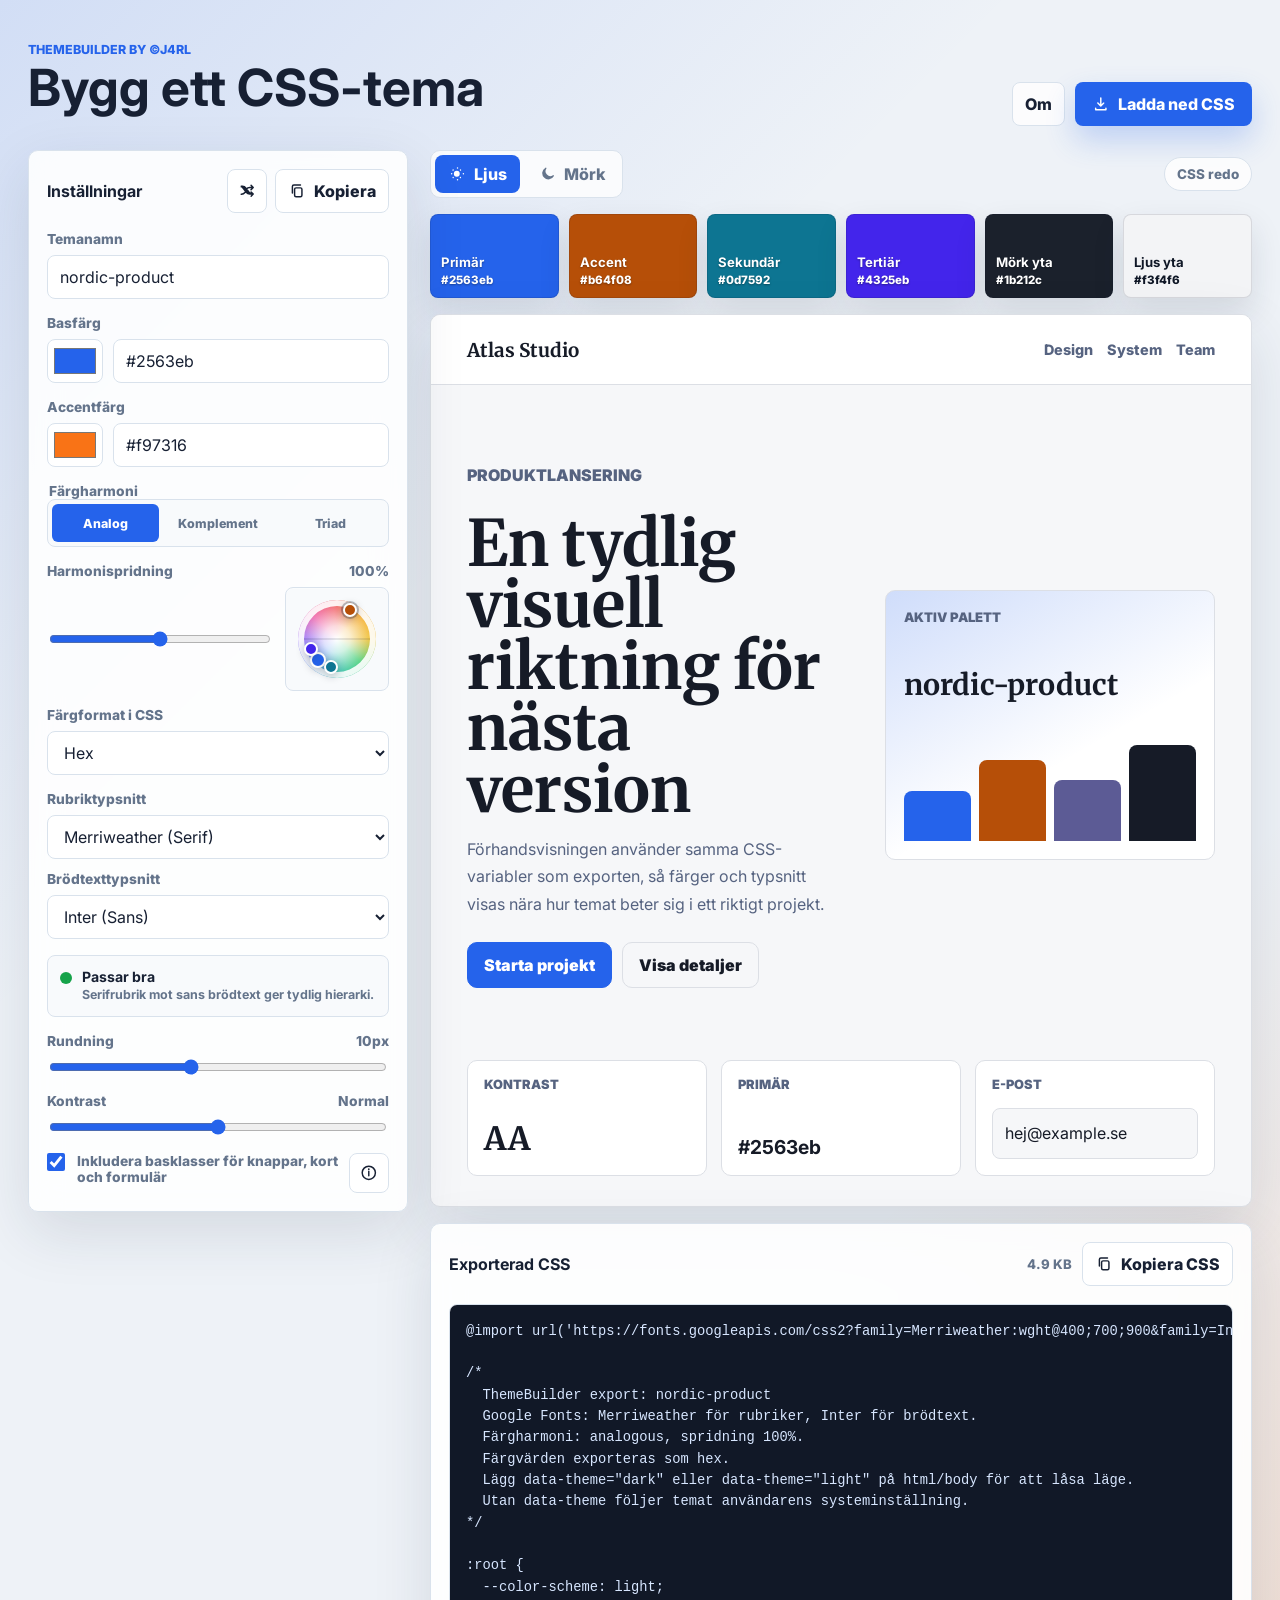
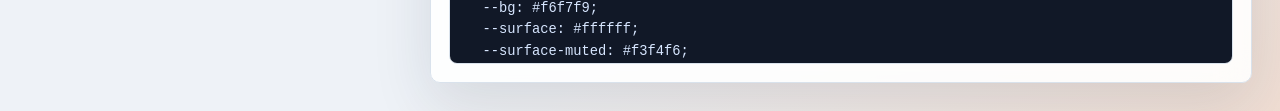
<file: index.html>
<!doctype html>
<html lang="sv">

<head>
  <meta charset="utf-8">
  <meta name="viewport" content="width=device-width, initial-scale=1">
  <title>ThemeBuilder</title>
  <link rel="preconnect" href="https://fonts.googleapis.com">
  <link rel="preconnect" href="https://fonts.gstatic.com" crossorigin>
  <link id="googleFontsLink"
    href="https://fonts.googleapis.com/css2?family=Inter:wght@400;600;700;800;900&family=Merriweather:wght@700;900&display=swap"
    rel="stylesheet">
  <link rel="stylesheet" href="styles.css">
  <script src="https://ld.j4rl.se/ld-theme-toggle.js" defer></script>
</head>

<body>
  <main class="app-shell">
    <section class="workspace" aria-label="Temabyggare">
      <header class="topbar">
        <div>
          <p class="eyebrow">ThemeBuilder by &copy;j4rl</p>
          <h1>Bygg ett CSS-tema</h1>
        </div>
        <div class="actions">
          <ld-theme-toggle class="app-theme-toggle" aria-label="Appens färgläge"></ld-theme-toggle>
          <a class="ghost-button" href="about.html">Om</a>
          <button class="primary-button" type="button" id="downloadCss">
            <svg aria-hidden="true" viewBox="0 0 24 24">
              <path
                d="M12 3a1 1 0 0 1 1 1v8.6l2.3-2.3a1 1 0 0 1 1.4 1.4l-4 4a1 1 0 0 1-1.4 0l-4-4a1 1 0 1 1 1.4-1.4l2.3 2.3V4a1 1 0 0 1 1-1ZM5 17a1 1 0 0 1 1 1v1h12v-1a1 1 0 1 1 2 0v2a1 1 0 0 1-1 1H5a1 1 0 0 1-1-1v-2a1 1 0 0 1 1-1Z" />
            </svg>
            Ladda ned CSS
          </button>
        </div>
      </header>

      <div class="builder-grid">
        <aside class="panel controls-panel" aria-label="Inställningar">
          <div class="panel-heading">
            <h2>Inställningar</h2>
            <div class="settings-actions">
              <button class="icon-button small-icon-button" type="button" id="randomizeTheme" aria-label="Slumpa tema"
                title="Slumpa tema">
                <svg aria-hidden="true" viewBox="0 0 24 24">
                  <path
                    d="M15.8 3.9a1 1 0 0 1 1.4 0l2.9 2.9a1 1 0 0 1 0 1.4l-2.9 2.9a1 1 0 1 1-1.4-1.4L17 8.5h-2.3a5 5 0 0 0-4 2l-.9 1.2-1.3-1.5.6-.8a7 7 0 0 1 5.6-2.9H17l-1.2-1.2a1 1 0 0 1 0-1.4Zm-7.6 8.7 1.3 1.5-.6.8a7 7 0 0 1-5.6 2.9H3a1 1 0 1 1 0-2h.3a5 5 0 0 0 4-2l.9-1.2Zm7.6.3a1 1 0 0 1 1.4 0l2.9 2.9a1 1 0 0 1 0 1.4l-2.9 2.9a1 1 0 0 1-1.4-1.4l1.2-1.2h-2.3a7 7 0 0 1-5.6-2.9l-4.4-5.8a5 5 0 0 0-4-2H3a1 1 0 0 1 0-2h1.7a7 7 0 0 1 5.6 2.9l4.4 5.8a5 5 0 0 0 4 2H17l-1.2-1.2a1 1 0 0 1 0-1.4Z" />
                </svg>
              </button>
              <button class="ghost-button" type="button" id="copyCss">
                <svg aria-hidden="true" viewBox="0 0 24 24">
                  <path
                    d="M8 3a3 3 0 0 0-3 3v9a1 1 0 1 0 2 0V6a1 1 0 0 1 1-1h9a1 1 0 1 0 0-2H8Zm3 4a3 3 0 0 0-3 3v8a3 3 0 0 0 3 3h6a3 3 0 0 0 3-3v-8a3 3 0 0 0-3-3h-6Zm-1 3a1 1 0 0 1 1-1h6a1 1 0 0 1 1 1v8a1 1 0 0 1-1 1h-6a1 1 0 0 1-1-1v-8Z" />
                </svg>
                Kopiera
              </button>
            </div>
          </div>

          <form id="themeForm" class="theme-form">
            <label class="field">
              <span>Temanamn</span>
              <input type="text" id="themeName" value="nordic-product" autocomplete="off">
            </label>

            <div class="field color-field">
              <label for="baseColor">Basfärg</label>
              <div class="color-control">
                <input type="color" id="baseColor" value="#2563eb">
                <input type="text" id="baseColorText" value="#2563eb" maxlength="7" spellcheck="false">
              </div>
            </div>

            <div class="field color-field">
              <label for="accentColor">Accentfärg</label>
              <div class="color-control">
                <input type="color" id="accentColor" value="#f97316">
                <input type="text" id="accentColorText" value="#f97316" maxlength="7" spellcheck="false">
              </div>
            </div>

            <fieldset class="field">
              <legend>Färgharmoni</legend>
              <div class="segmented">
                <label>
                  <input type="radio" name="harmony" value="analogous" checked>
                  <span>Analog</span>
                </label>
                <label>
                  <input type="radio" name="harmony" value="complementary">
                  <span>Komplement</span>
                </label>
                <label>
                  <input type="radio" name="harmony" value="triadic">
                  <span>Triad</span>
                </label>
              </div>
            </fieldset>

            <div class="field harmony-field">
              <div class="inline-label">
                <label for="harmonySpread">Harmonispridning</label>
                <output id="harmonySpreadValue" for="harmonySpread">100%</output>
              </div>
              <div class="harmony-control">
                <input type="range" id="harmonySpread" min="50" max="150" value="100">
                <div class="harmony-wheel" id="harmonyWheel" aria-label="Färgernas position på färgcirkeln">
                  <span class="harmony-axis" aria-hidden="true"></span>
                  <span class="harmony-marker primary" id="harmonyMarkerPrimary"></span>
                  <span class="harmony-marker secondary" id="harmonyMarkerSecondary"></span>
                  <span class="harmony-marker tertiary" id="harmonyMarkerTertiary"></span>
                  <span class="harmony-marker accent" id="harmonyMarkerAccent"></span>
                </div>
              </div>
            </div>

            <label class="field">
              <span>Färgformat i CSS</span>
              <select id="colorFormat">
                <option value="hex">Hex</option>
                <option value="rgb">RGB</option>
                <option value="hsl">HSL</option>
                <option value="oklch">OKLCH</option>
                <option value="display-p3" disabled>Display P3</option>
                <option value="all">Alla format</option>
              </select>
            </label>

            <div class="font-grid">
              <label class="field">
                <span>Rubriktypsnitt</span>
                <select id="headingFont"></select>
              </label>

              <label class="field">
                <span>Brödtexttypsnitt</span>
                <select id="bodyFont"></select>
              </label>
            </div>

            <div class="font-match" id="fontMatch" aria-live="polite">
              <span class="match-dot"></span>
              <div>
                <strong>Passar bra</strong>
                <small>Rubrik och brödtext har tydlig kontrast.</small>
              </div>
            </div>

            <div class="field">
              <div class="inline-label">
                <label for="radius">Rundning</label>
                <output id="radiusValue" for="radius">10px</output>
              </div>
              <input type="range" id="radius" min="0" max="24" value="10">
            </div>

            <div class="field">
              <div class="inline-label">
                <label for="contrast">Kontrast</label>
                <output id="contrastValue" for="contrast">Normal</output>
              </div>
              <input type="range" id="contrast" min="0" max="2" step="1" value="1">
            </div>

            <div class="components-option">
              <label class="toggle-row">
                <input type="checkbox" id="includeComponents" checked>
                <span>Inkludera basklasser för knappar, kort och formulär</span>
              </label>
              <button class="icon-button small-icon-button" type="button" id="openComponentsInfo"
                aria-label="Visa basklasser" title="Visa basklasser">
                <svg aria-hidden="true" viewBox="0 0 24 24">
                  <path
                    d="M11 10a1 1 0 0 1 1-1h0a1 1 0 0 1 1 1v6a1 1 0 1 1-2 0v-6Zm1-4.2a1.2 1.2 0 1 0 0 2.4 1.2 1.2 0 0 0 0-2.4ZM12 2a10 10 0 1 0 0 20 10 10 0 0 0 0-20Zm-8 10a8 8 0 1 1 16 0 8 8 0 0 1-16 0Z" />
                </svg>
              </button>
            </div>
          </form>
        </aside>

        <section class="preview-column" aria-label="Förhandsvisning">
          <div class="preview-toolbar">
            <div class="mode-toggle" role="group" aria-label="Temavariant i förhandsvisning">
              <button type="button" class="mode-button active" data-preview-mode="light">
                <svg aria-hidden="true" viewBox="0 0 24 24">
                  <path
                    d="M12 4a1 1 0 0 1 1-1h0a1 1 0 0 1 0 2h0a1 1 0 0 1-1-1Zm0 16a1 1 0 0 1 1-1h0a1 1 0 0 1 0 2h0a1 1 0 0 1-1-1ZM4 12a1 1 0 0 1 1-1h0a1 1 0 0 1 0 2h0a1 1 0 0 1-1-1Zm16 0a1 1 0 0 1 1-1h0a1 1 0 0 1 0 2h0a1 1 0 0 1-1-1ZM6.3 6.3a1 1 0 0 1 1.4 0h0a1 1 0 0 1-1.4 1.4h0a1 1 0 0 1 0-1.4Zm10 10a1 1 0 0 1 1.4 0h0a1 1 0 0 1-1.4 1.4h0a1 1 0 0 1 0-1.4Zm1.4-10a1 1 0 0 1 0 1.4h0a1 1 0 0 1-1.4-1.4h0a1 1 0 0 1 1.4 0Zm-10 10a1 1 0 0 1 0 1.4h0a1 1 0 0 1-1.4-1.4h0a1 1 0 0 1 1.4 0ZM12 8a4 4 0 1 0 0 8 4 4 0 0 0 0-8Z" />
                </svg>
                Ljus
              </button>
              <button type="button" class="mode-button" data-preview-mode="dark">
                <svg aria-hidden="true" viewBox="0 0 24 24">
                  <path
                    d="M20.2 14.1a1 1 0 0 1 .2 1 8.5 8.5 0 1 1-11.5-11.5 1 1 0 0 1 1.2 1.3A6.5 6.5 0 0 0 19 14a1 1 0 0 1 1.2.1Z" />
                </svg>
                Mörk
              </button>
            </div>
            <div class="status-pill" id="copyStatus" aria-live="polite">CSS redo</div>
          </div>

          <div class="swatch-strip" id="swatches" aria-label="Temafärger"></div>

          <article class="preview-surface" id="previewSurface">
            <div class="preview-inspector" id="previewInspector" aria-hidden="true"></div>
            <nav class="mock-nav" aria-label="Exempelmeny">
              <strong>Atlas Studio</strong>
              <div>
                <span>Design</span>
                <span>System</span>
                <span>Team</span>
              </div>
            </nav>

            <section class="mock-hero">
              <div>
                <p class="preview-kicker">Produktlansering</p>
                <h2>En tydlig visuell riktning för nästa version</h2>
                <p>Förhandsvisningen använder samma CSS-variabler som exporten, så färger och typsnitt visas nära hur
                  temat beter sig i ett riktigt projekt.</p>
                <div class="mock-actions">
                  <button type="button">Starta projekt</button>
                  <button type="button" class="secondary">Visa detaljer</button>
                </div>
              </div>
              <div class="mock-card">
                <span class="card-label">Aktiv palett</span>
                <strong id="previewThemeName">nordic-product</strong>
                <div class="mini-chart" aria-hidden="true">
                  <span></span>
                  <span></span>
                  <span></span>
                  <span></span>
                </div>
              </div>
            </section>

            <section class="mock-content" aria-label="Exempelkomponenter">
              <div class="stat-card">
                <span>Kontrast</span>
                <strong id="contrastScore">AA</strong>
              </div>
              <div class="stat-card">
                <span>Primär</span>
                <strong id="primaryHex">#2563eb</strong>
              </div>
              <label class="mock-input">
                <span>E-post</span>
                <input value="hej@example.se" aria-label="E-post">
              </label>
            </section>
          </article>

          <section class="code-panel" aria-label="Exporterad CSS">
            <div class="panel-heading">
              <h2>Exporterad CSS</h2>
              <div class="code-actions">
                <span id="cssSize">0 KB</span>
                <button class="ghost-button" type="button" id="copyCssFromPanel">
                  <svg aria-hidden="true" viewBox="0 0 24 24">
                    <path
                      d="M8 3a3 3 0 0 0-3 3v9a1 1 0 1 0 2 0V6a1 1 0 0 1 1-1h9a1 1 0 1 0 0-2H8Zm3 4a3 3 0 0 0-3 3v8a3 3 0 0 0 3 3h6a3 3 0 0 0 3-3v-8a3 3 0 0 0-3-3h-6Zm-1 3a1 1 0 0 1 1-1h6a1 1 0 0 1 1 1v8a1 1 0 0 1-1 1h-6a1 1 0 0 1-1-1v-8Z" />
                  </svg>
                  Kopiera CSS
                </button>
              </div>
            </div>
            <pre><code id="cssOutput"></code></pre>
          </section>
        </section>
      </div>
    </section>
  </main>

  <dialog class="info-dialog" id="componentsDialog" aria-labelledby="componentsDialogTitle">
    <div class="dialog-panel">
      <div class="panel-heading">
        <div>
          <p class="eyebrow">CSS-export</p>
          <h2 id="componentsDialogTitle">Basklasser</h2>
        </div>
        <button class="icon-button small-icon-button" type="button" id="closeComponentsInfo" aria-label="Stäng">
          <svg aria-hidden="true" viewBox="0 0 24 24">
            <path
              d="M6.3 5a1 1 0 0 1 1.4 0l4.3 4.3L16.3 5a1 1 0 1 1 1.4 1.4L13.4 10.7l4.3 4.3a1 1 0 0 1-1.4 1.4L12 12.1l-4.3 4.3A1 1 0 0 1 6.3 15l4.3-4.3-4.3-4.3a1 1 0 0 1 0-1.4Z" />
          </svg>
        </button>
      </div>
      <div class="class-list">
        <div>
          <code>.theme-button</code>
          <p>Primär knapp med tema-färg, kontrasttext, rundning och skugga.</p>
        </div>
        <div>
          <code>.theme-button.secondary</code>
          <p>Sekundär knapp med ytfärg och kantlinje från temat.</p>
        </div>
        <div>
          <code>.theme-card</code>
          <p>Kort med tema-yta, kantlinje, rundning och exporterad skugga.</p>
        </div>
        <div>
          <code>.theme-field</code>
          <p>Wrapper för formulärfält som styr label, input, select och textarea.</p>
        </div>
      </div>
    </div>
  </dialog>

  <script src="app.js"></script>
</body>

</html>
</file>
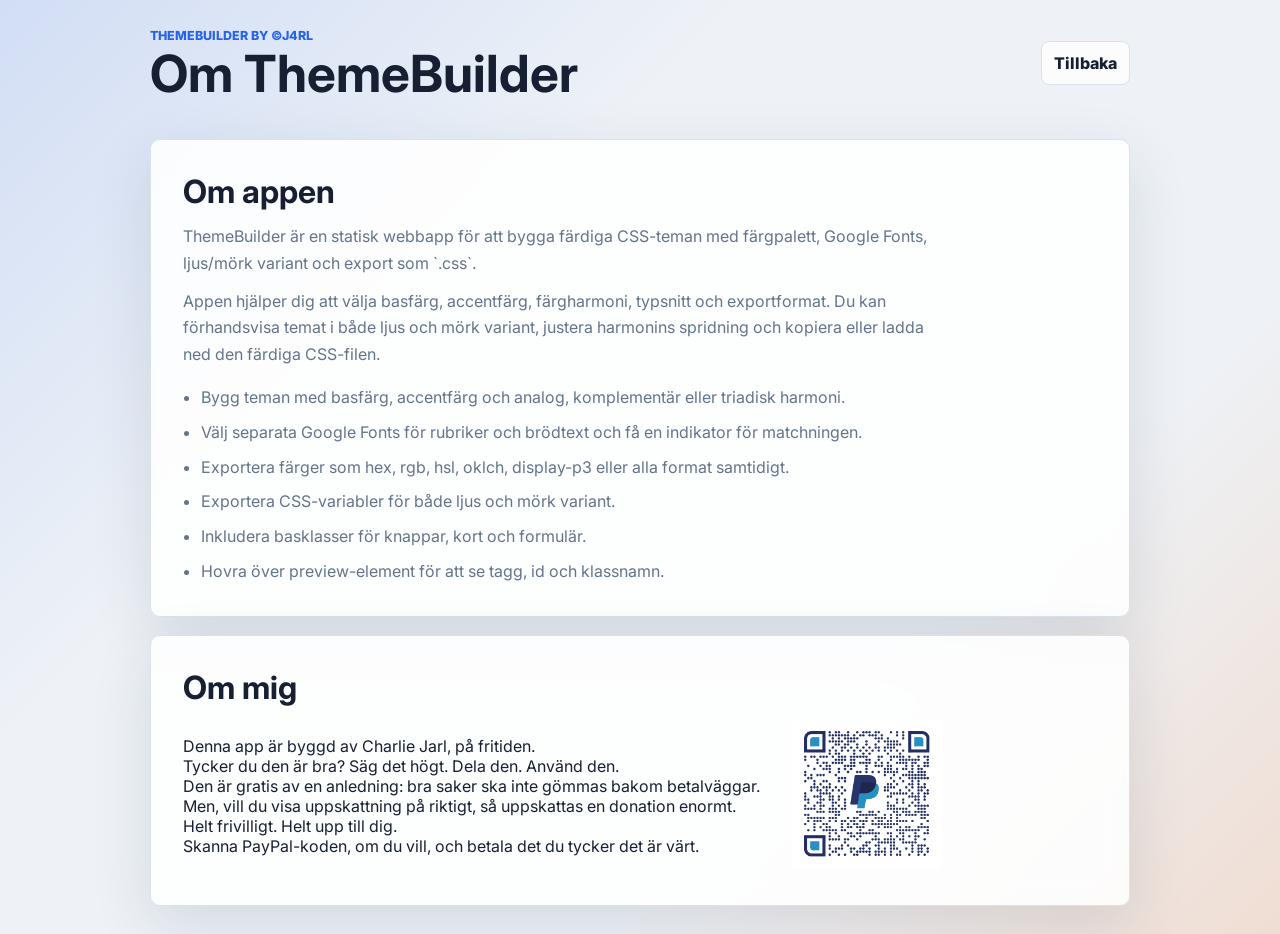
<file: about.html>
<!doctype html>
<html lang="sv">

<head>
  <meta charset="utf-8">
  <meta name="viewport" content="width=device-width, initial-scale=1">
  <title>Om ThemeBuilder</title>
  <link rel="preconnect" href="https://fonts.googleapis.com">
  <link rel="preconnect" href="https://fonts.gstatic.com" crossorigin>
  <link
    href="https://fonts.googleapis.com/css2?family=Inter:wght@400;600;700;800;900&family=Merriweather:wght@700;900&display=swap"
    rel="stylesheet">
  <link rel="stylesheet" href="styles.css">
</head>

<body>
  <main class="app-shell">
    <section class="workspace about-layout" aria-label="Om ThemeBuilder">
      <header class="topbar">
        <div>
          <p class="eyebrow">ThemeBuilder by &copy;j4rl</p>
          <h1>Om ThemeBuilder</h1>
        </div>
        <div class="actions">
          <a class="ghost-button" href="index.html">Tillbaka</a>
        </div>
      </header>

      <section class="panel about-section">
        <h2>Om appen</h2>
        <p>
          ThemeBuilder är en statisk webbapp för att bygga färdiga CSS-teman med färgpalett,
          Google Fonts, ljus/mörk variant och export som `.css`.
        </p>
        <p>
          Appen hjälper dig att välja basfärg, accentfärg, färgharmoni, typsnitt och exportformat.
          Du kan förhandsvisa temat i både ljus och mörk variant, justera harmonins spridning och
          kopiera eller ladda ned den färdiga CSS-filen.
        </p>
        <ul class="placeholder-list">
          <li>Bygg teman med basfärg, accentfärg och analog, komplementär eller triadisk harmoni.</li>
          <li>Välj separata Google Fonts för rubriker och brödtext och få en indikator för matchningen.</li>
          <li>Exportera färger som hex, rgb, hsl, oklch, display-p3 eller alla format samtidigt.</li>
          <li>Exportera CSS-variabler för både ljus och mörk variant.</li>
          <li>Inkludera basklasser för knappar, kort och formulär.</li>
          <li>Hovra över preview-element för att se tagg, id och klassnamn.</li>
        </ul>
      </section>

      <section class="panel about-section">
        <h2>Om mig</h2>
        <div class="about" style="display: flex; gap: 2rem; align-items: center;">
          <div>
            Denna app är byggd av Charlie Jarl, på fritiden. <br>
            Tycker du den är bra? Säg det högt. Dela den. Använd den.<br>
            Den är gratis av en anledning: bra saker ska inte gömmas bakom betalväggar.<br>
            Men, vill du visa uppskattning på riktigt, så uppskattas en donation enormt. <br>
            Helt frivilligt. Helt upp till dig. <br>
            Skanna PayPal-koden, om du vill, och betala det du tycker det är värt.
          </div>
          <div>
            <img src="paypal_qr.png" alt="PayPal QR-kod" height="150px">
          </div>
        </div>
      </section>
    </section>
  </main>
</body>

</html>
</file>
<file: styles.css>
:root {
  color-scheme: light;
  --app-bg: #eef2f7;
  --app-surface: #ffffff;
  --app-surface-strong: #f8fafc;
  --app-text: #172033;
  --app-muted: #64748b;
  --app-border: #d9e2ec;
  --app-primary: #2563eb;
  --app-primary-contrast: #ffffff;
  --app-accent: #f97316;
  --app-shadow: 0 20px 60px rgba(28, 39, 64, 0.12);
  --app-radius: 10px;
  font-family: Inter, ui-sans-serif, system-ui, -apple-system, BlinkMacSystemFont, "Segoe UI", sans-serif;
}

body[data-theme="dark"] {
  color-scheme: dark;
  --app-bg: #0e1420;
  --app-surface: #141c2b;
  --app-surface-strong: #101827;
  --app-text: #eef4ff;
  --app-muted: #a6b3c6;
  --app-border: #2a3547;
  --app-shadow: 0 22px 70px rgba(0, 0, 0, 0.38);
}

@media (prefers-color-scheme: dark) {
  body:not([data-theme]) {
    color-scheme: dark;
    --app-bg: #0e1420;
    --app-surface: #141c2b;
    --app-surface-strong: #101827;
    --app-text: #eef4ff;
    --app-muted: #a6b3c6;
    --app-border: #2a3547;
    --app-shadow: 0 22px 70px rgba(0, 0, 0, 0.38);
  }
}

* {
  box-sizing: border-box;
}

body {
  min-width: 320px;
  margin: 0;
  color: var(--app-text);
  background:
    linear-gradient(135deg, color-mix(in srgb, var(--app-primary), transparent 86%), transparent 34%),
    linear-gradient(315deg, color-mix(in srgb, var(--app-accent), transparent 84%), transparent 30%),
    var(--app-bg);
  overflow-x: hidden;
}

button,
input,
select {
  min-width: 0;
  font: inherit;
}

button {
  cursor: pointer;
}

a {
  color: inherit;
}

svg {
  display: block;
  width: 1.1rem;
  height: 1.1rem;
  fill: currentColor;
}

.app-shell {
  min-height: 100vh;
  padding: 28px;
}

.workspace {
  width: min(1500px, 100%);
  min-width: 0;
  margin: 0 auto;
}

.topbar {
  display: flex;
  align-items: center;
  justify-content: space-between;
  gap: 20px;
  margin-bottom: 24px;
}

.topbar > div {
  min-width: 0;
}

.eyebrow {
  margin: 0 0 6px;
  color: var(--app-primary);
  font-size: 0.78rem;
  font-weight: 800;
  letter-spacing: 0;
  text-transform: uppercase;
}

h1,
h2,
p {
  margin-top: 0;
}

h1 {
  max-width: 760px;
  margin-bottom: 0;
  font-size: clamp(2rem, 4vw, 4.4rem);
  line-height: 0.94;
  letter-spacing: 0;
  overflow-wrap: anywhere;
}

h2 {
  margin-bottom: 0;
  font-size: 1rem;
}

.actions,
.panel-heading,
.preview-toolbar,
.mode-toggle,
.mock-actions {
  display: flex;
  align-items: center;
}

.actions {
  flex-wrap: wrap;
  justify-content: flex-end;
  gap: 10px;
}

.primary-button,
.ghost-button,
.icon-button,
.mode-button {
  min-width: 0;
  min-height: 44px;
  border: 1px solid transparent;
  border-radius: 8px;
  display: inline-flex;
  align-items: center;
  justify-content: center;
  gap: 8px;
  font-weight: 800;
  text-decoration: none;
}

.primary-button {
  padding: 0 16px;
  color: var(--app-primary-contrast);
  background: var(--app-primary);
  box-shadow: 0 14px 30px rgba(37, 99, 235, 0.24);
}

.ghost-button,
.icon-button,
.mode-button {
  color: var(--app-text);
  background: color-mix(in srgb, var(--app-surface), transparent 18%);
  border-color: var(--app-border);
}

.ghost-button {
  padding: 0 12px;
}

.icon-button {
  width: 44px;
}

.small-icon-button {
  width: 40px;
  min-height: 40px;
}

.builder-grid {
  display: grid;
  grid-template-columns: minmax(300px, 380px) minmax(0, 1fr);
  gap: 22px;
  align-items: start;
  min-width: 0;
}

.about-layout {
  display: grid;
  gap: 18px;
  max-width: 980px;
}

.about-section {
  padding: clamp(18px, 4vw, 32px);
}

.about-section h2 {
  margin-bottom: 12px;
  font-size: clamp(1.35rem, 3vw, 2rem);
}

.about-section p {
  max-width: 760px;
  margin-bottom: 12px;
  color: var(--app-muted);
  line-height: 1.65;
}

.placeholder-list {
  display: grid;
  gap: 10px;
  margin: 18px 0 0;
  padding-left: 1.1rem;
  color: var(--app-muted);
  line-height: 1.55;
}

.panel,
.code-panel {
  min-width: 0;
  border: 1px solid var(--app-border);
  border-radius: var(--app-radius);
  background: color-mix(in srgb, var(--app-surface), transparent 12%);
  box-shadow: var(--app-shadow);
  backdrop-filter: blur(16px);
}

.controls-panel {
  position: sticky;
  top: 24px;
  min-width: 0;
  padding: 18px;
}

.panel-heading {
  justify-content: space-between;
  gap: 12px;
  margin-bottom: 18px;
  min-width: 0;
}

.settings-actions {
  display: flex;
  flex-wrap: wrap;
  justify-content: flex-end;
  gap: 8px;
}

.theme-form {
  display: grid;
  gap: 16px;
}

.field {
  display: grid;
  gap: 8px;
  min-width: 0;
  margin: 0;
  padding: 0;
  border: 0;
}

.field span,
.field label,
.field legend,
.inline-label,
.toggle-row {
  color: var(--app-muted);
  font-size: 0.86rem;
  font-weight: 800;
}

.field input[type="text"],
.field select,
.mock-input input {
  width: 100%;
  min-height: 44px;
  border: 1px solid var(--app-border);
  border-radius: 8px;
  padding: 0 12px;
  color: var(--app-text);
  background: var(--app-surface);
  outline: none;
}

.field input[type="text"]:focus,
.field select:focus,
.mock-input input:focus {
  border-color: var(--app-primary);
  box-shadow: 0 0 0 4px rgba(37, 99, 235, 0.14);
}

.color-control {
  display: grid;
  grid-template-columns: 56px minmax(0, 1fr);
  gap: 10px;
}

.color-control input[type="color"] {
  width: 56px;
  min-height: 44px;
  border: 1px solid var(--app-border);
  border-radius: 8px;
  padding: 4px;
  background: var(--app-surface);
}

.font-grid {
  display: grid;
  gap: 12px;
}

.components-option {
  display: grid;
  grid-template-columns: minmax(0, 1fr) 40px;
  gap: 10px;
  align-items: start;
}

.font-match {
  display: grid;
  grid-template-columns: 12px minmax(0, 1fr);
  gap: 10px;
  align-items: start;
  border: 1px solid var(--app-border);
  border-radius: 8px;
  padding: 12px;
  color: var(--app-muted);
  background: var(--app-surface-strong);
}

.match-dot {
  width: 12px;
  height: 12px;
  margin-top: 4px;
  border-radius: 999px;
  background: #22c55e;
}

.font-match strong,
.font-match small {
  display: block;
  overflow-wrap: anywhere;
}

.font-match strong {
  color: var(--app-text);
  font-size: 0.88rem;
}

.font-match small {
  margin-top: 2px;
  font-size: 0.78rem;
  font-weight: 700;
  line-height: 1.35;
}

.font-match.good .match-dot {
  background: #16a34a;
}

.font-match.ok .match-dot {
  background: #ca8a04;
}

.font-match.bad .match-dot {
  background: #dc2626;
}

.segmented {
  display: grid;
  grid-template-columns: repeat(3, minmax(0, 1fr));
  gap: 6px;
  padding: 4px;
  border: 1px solid var(--app-border);
  border-radius: 8px;
  background: var(--app-surface-strong);
}

.segmented input {
  position: absolute;
  opacity: 0;
  pointer-events: none;
}

.segmented label {
  min-width: 0;
}

.segmented span {
  display: flex;
  min-height: 38px;
  align-items: center;
  justify-content: center;
  border-radius: 6px;
  color: var(--app-muted);
  font-size: 0.78rem;
  white-space: nowrap;
}

.segmented input:checked + span {
  color: var(--app-primary-contrast);
  background: var(--app-primary);
}

.inline-label {
  display: flex;
  justify-content: space-between;
  gap: 12px;
}

input[type="range"] {
  accent-color: var(--app-primary);
}

.harmony-control {
  display: grid;
  grid-template-columns: minmax(0, 1fr) 104px;
  gap: 12px;
  align-items: center;
}

.harmony-wheel {
  position: relative;
  width: 104px;
  aspect-ratio: 1;
  border: 1px solid var(--app-border);
  border-radius: 8px;
  background: var(--app-surface-strong);
  box-shadow: inset 0 1px 0 color-mix(in srgb, #ffffff, transparent 72%);
}

.harmony-wheel::before {
  content: "";
  position: absolute;
  inset: 12px;
  border-radius: 50%;
  background:
    radial-gradient(
      circle,
      var(--app-surface) 0,
      color-mix(in srgb, var(--app-surface), transparent 20%) 24%,
      transparent 76%
    ),
    conic-gradient(
      #ef4444,
      #f59e0b,
      #eab308,
      #22c55e,
      #14b8a6,
      #3b82f6,
      #8b5cf6,
      #ec4899,
      #ef4444
    );
  box-shadow: inset 0 0 0 6px color-mix(in srgb, var(--app-surface), transparent 10%);
}

.harmony-axis {
  position: absolute;
  inset: 50% 18px auto;
  height: 1px;
  background: color-mix(in srgb, var(--app-text), transparent 78%);
  transform: translateY(-50%);
}

.harmony-marker {
  position: absolute;
  left: calc(50% + var(--marker-x, 0px));
  top: calc(50% + var(--marker-y, 0px));
  width: 14px;
  height: 14px;
  border: 2px solid var(--app-surface);
  border-radius: 50%;
  background: var(--marker-color, var(--app-primary));
  box-shadow: 0 2px 8px rgba(15, 23, 42, 0.28);
  transform: translate(-50%, -50%);
  z-index: 1;
}

.harmony-marker.primary {
  width: 16px;
  height: 16px;
}

.harmony-marker.accent {
  box-shadow:
    0 0 0 2px color-mix(in srgb, var(--app-text), transparent 72%),
    0 2px 8px rgba(15, 23, 42, 0.28);
}

.toggle-row {
  display: grid;
  grid-template-columns: 20px minmax(0, 1fr);
  gap: 10px;
  align-items: start;
}

.toggle-row input {
  width: 18px;
  height: 18px;
  margin: 0;
  accent-color: var(--app-primary);
}

.preview-column {
  display: grid;
  gap: 16px;
  min-width: 0;
}

.preview-toolbar {
  justify-content: space-between;
  gap: 12px;
}

.mode-toggle {
  gap: 6px;
  padding: 4px;
  border: 1px solid var(--app-border);
  border-radius: 10px;
  background: color-mix(in srgb, var(--app-surface), transparent 20%);
}

.mode-button {
  min-height: 38px;
  padding: 0 12px;
  color: var(--app-muted);
  background: transparent;
  border-color: transparent;
}

.mode-button.active {
  color: var(--app-primary-contrast);
  background: var(--app-primary);
}

.app-theme-toggle {
  --ld-theme-toggle-fg: var(--app-text);
  --ld-theme-toggle-bg: color-mix(in srgb, var(--app-surface), transparent 18%);
  --ld-theme-toggle-border: var(--app-border);
  --ld-theme-toggle-active-bg: var(--app-primary);
  --ld-theme-toggle-active-color: var(--app-primary-contrast);
  --ld-theme-toggle-focus: var(--app-primary);
  display: block;
  min-height: 44px;
  width: 100%;
  max-width: 300px;
}

.status-pill {
  min-height: 34px;
  display: inline-flex;
  align-items: center;
  justify-content: center;
  padding: 0 12px;
  border: 1px solid var(--app-border);
  border-radius: 999px;
  color: var(--app-muted);
  background: color-mix(in srgb, var(--app-surface), transparent 18%);
  font-size: 0.84rem;
  font-weight: 800;
}

.swatch-strip {
  display: grid;
  grid-template-columns: repeat(6, minmax(0, 1fr));
  gap: 10px;
}

.swatch {
  min-height: 84px;
  display: grid;
  align-content: end;
  gap: 3px;
  border: 1px solid rgba(15, 23, 42, 0.12);
  border-radius: 8px;
  padding: 10px;
  color: #ffffff;
  text-shadow: 0 1px 2px rgba(0, 0, 0, 0.36);
  box-shadow: 0 14px 32px rgba(28, 39, 64, 0.12);
}

.swatch strong,
.swatch span {
  overflow-wrap: anywhere;
}

.swatch strong {
  font-size: 0.82rem;
  white-space: nowrap;
}

.swatch span {
  font-size: 0.72rem;
  font-weight: 800;
  text-transform: none;
}

.preview-surface {
  --preview-bg: #f8fafc;
  --preview-surface: #ffffff;
  --preview-text: #101827;
  --preview-muted: #667085;
  --preview-border: #dbe4ef;
  --preview-primary: #2563eb;
  --preview-primary-contrast: #ffffff;
  --preview-accent: #f97316;
  --preview-radius: 10px;
  --preview-heading: Georgia, serif;
  --preview-body: Inter, ui-sans-serif, system-ui, sans-serif;
  overflow: hidden;
  border: 1px solid var(--preview-border);
  border-radius: var(--app-radius);
  color: var(--preview-text);
  background: var(--preview-bg);
  box-shadow: var(--app-shadow);
  font-family: var(--preview-body);
}

.preview-inspector {
  position: fixed;
  z-index: 30;
  max-width: min(320px, calc(100vw - 24px));
  display: none;
  pointer-events: none;
  border: 1px solid var(--app-border);
  border-radius: 8px;
  padding: 7px 9px;
  color: var(--app-text);
  background: var(--app-surface);
  box-shadow: 0 12px 30px rgba(15, 23, 42, 0.22);
  font: 800 0.78rem/1.25 "Cascadia Code", "SFMono-Regular", Consolas, monospace;
  overflow-wrap: anywhere;
}

.preview-inspector.visible {
  display: block;
}

.mock-nav,
.mock-hero,
.mock-content {
  padding-inline: clamp(18px, 4vw, 36px);
}

.mock-nav {
  min-height: 70px;
  display: flex;
  align-items: center;
  justify-content: space-between;
  gap: 16px;
  border-bottom: 1px solid var(--preview-border);
  background: var(--preview-surface);
}

.mock-nav strong {
  font-family: var(--preview-heading);
  font-size: 1.18rem;
}

.mock-nav div {
  display: flex;
  flex-wrap: wrap;
  gap: 14px;
  color: var(--preview-muted);
  font-size: 0.9rem;
  font-weight: 800;
}

.mock-hero {
  display: grid;
  grid-template-columns: minmax(0, 1fr) minmax(240px, 330px);
  gap: clamp(22px, 5vw, 60px);
  align-items: center;
  padding-top: clamp(30px, 6vw, 78px);
  padding-bottom: clamp(28px, 6vw, 72px);
}

.preview-kicker {
  margin-bottom: 12px;
  color: var(--preview-primary);
  font-weight: 900;
  text-transform: uppercase;
}

.mock-hero h2 {
  max-width: 780px;
  margin-bottom: 16px;
  color: var(--preview-text);
  font-family: var(--preview-heading);
  font-size: clamp(2rem, 5vw, 4.6rem);
  line-height: 0.96;
}

.mock-hero p {
  max-width: 620px;
  margin-bottom: 24px;
  color: var(--preview-muted);
  font-size: 1rem;
  line-height: 1.7;
}

.mock-actions {
  flex-wrap: wrap;
  gap: 10px;
}

.mock-actions button {
  min-height: 46px;
  border: 1px solid var(--preview-primary);
  border-radius: min(var(--preview-radius), 14px);
  padding: 0 16px;
  color: var(--preview-primary-contrast);
  background: var(--preview-primary);
  font-weight: 900;
}

.mock-actions .secondary {
  color: var(--preview-text);
  background: transparent;
  border-color: var(--preview-border);
}

.mock-card {
  min-height: 270px;
  display: grid;
  align-content: space-between;
  border: 1px solid var(--preview-border);
  border-radius: var(--preview-radius);
  padding: 18px;
  background:
    linear-gradient(150deg, color-mix(in srgb, var(--preview-primary), transparent 78%), transparent 60%),
    var(--preview-surface);
}

.card-label {
  color: var(--preview-muted);
  font-size: 0.82rem;
  font-weight: 900;
  text-transform: uppercase;
}

.mock-card strong {
  margin: 8px 0 auto;
  font-family: var(--preview-heading);
  font-size: 1.8rem;
  overflow-wrap: anywhere;
}

.mini-chart {
  height: 104px;
  display: grid;
  grid-template-columns: repeat(4, 1fr);
  gap: 8px;
  align-items: end;
}

.mini-chart span {
  border-radius: 8px 8px 0 0;
}

.mini-chart span:nth-child(1) {
  height: 48%;
  background: var(--preview-primary);
}

.mini-chart span:nth-child(2) {
  height: 78%;
  background: var(--preview-accent);
}

.mini-chart span:nth-child(3) {
  height: 58%;
  background: color-mix(in srgb, var(--preview-primary), var(--preview-accent) 38%);
}

.mini-chart span:nth-child(4) {
  height: 92%;
  background: var(--preview-text);
}

.mock-content {
  display: grid;
  grid-template-columns: repeat(3, minmax(0, 1fr));
  gap: 14px;
  padding-bottom: 30px;
}

.stat-card,
.mock-input {
  min-height: 116px;
  border: 1px solid var(--preview-border);
  border-radius: var(--preview-radius);
  padding: 16px;
  background: var(--preview-surface);
}

.stat-card {
  display: grid;
  align-content: space-between;
}

.stat-card span,
.mock-input span {
  color: var(--preview-muted);
  font-size: 0.8rem;
  font-weight: 900;
  text-transform: uppercase;
}

.stat-card strong {
  font-family: var(--preview-heading);
  font-size: 2rem;
}

#primaryHex {
  font-family: var(--preview-body);
  font-size: clamp(0.92rem, 2vw, 1.2rem);
  line-height: 1.25;
  overflow-wrap: anywhere;
}

.mock-input {
  display: grid;
  gap: 10px;
}

.mock-input input {
  border-color: var(--preview-border);
  color: var(--preview-text);
  background: var(--preview-bg);
}

.code-panel {
  min-width: 0;
  padding: 18px;
}

.code-panel .panel-heading span {
  color: var(--app-muted);
  font-size: 0.82rem;
  font-weight: 800;
}

.code-actions {
  display: flex;
  flex-wrap: wrap;
  align-items: center;
  justify-content: flex-end;
  gap: 10px;
}

pre {
  max-height: 360px;
  overflow: auto;
  margin: 0;
  border: 1px solid var(--app-border);
  border-radius: 8px;
  padding: 16px;
  color: #d7e6ff;
  background: #111827;
  font-size: 0.86rem;
  line-height: 1.55;
}

code {
  font-family: "Cascadia Code", "SFMono-Regular", Consolas, monospace;
}

.info-dialog {
  width: min(560px, calc(100vw - 32px));
  border: 0;
  padding: 0;
  color: var(--app-text);
  background: transparent;
}

.info-dialog::backdrop {
  background: rgba(5, 10, 20, 0.58);
  backdrop-filter: blur(5px);
}

.dialog-panel {
  border: 1px solid var(--app-border);
  border-radius: var(--app-radius);
  padding: 18px;
  background: var(--app-surface);
  box-shadow: var(--app-shadow);
}

.dialog-panel .panel-heading {
  align-items: start;
}

.class-list {
  display: grid;
  gap: 10px;
}

.class-list div {
  border: 1px solid var(--app-border);
  border-radius: 8px;
  padding: 12px;
  background: var(--app-surface-strong);
}

.class-list code {
  display: inline-block;
  margin-bottom: 6px;
  color: var(--app-primary);
  font-weight: 900;
}

.class-list p {
  margin-bottom: 0;
  color: var(--app-muted);
  font-size: 0.9rem;
  line-height: 1.45;
}

@media (max-width: 1050px) {
  .builder-grid {
    grid-template-columns: 1fr;
  }

  .controls-panel {
    position: static;
  }

  .controls-panel,
  .preview-column {
    width: 100%;
    max-width: 100%;
  }
}

@media (max-width: 760px) {
  .app-shell {
    padding: 16px;
  }

  .topbar,
  .mock-nav,
  .preview-toolbar {
    align-items: stretch;
    flex-direction: column;
  }

  .actions,
  .preview-toolbar {
    justify-content: flex-start;
  }

  .actions {
    width: 100%;
  }

  .app-theme-toggle {
    max-width: none;
  }

  .panel-heading {
    flex-wrap: wrap;
  }

  .primary-button {
    flex: 1;
  }

  .swatch-strip {
    grid-template-columns: repeat(2, minmax(0, 1fr));
  }

  .harmony-control {
    grid-template-columns: 1fr;
  }

  .harmony-wheel {
    justify-self: start;
  }

  .mock-hero,
  .mock-content {
    grid-template-columns: 1fr;
  }

  .mode-toggle {
    width: 100%;
  }

  .mode-button {
    flex: 1;
  }
}

@media (max-width: 460px) {
  .segmented {
    grid-template-columns: 1fr;
  }

  .actions {
    display: grid;
    grid-template-columns: 44px minmax(0, 1fr);
  }

  .app-theme-toggle {
    grid-column: 1 / -1;
  }

}
</file>
